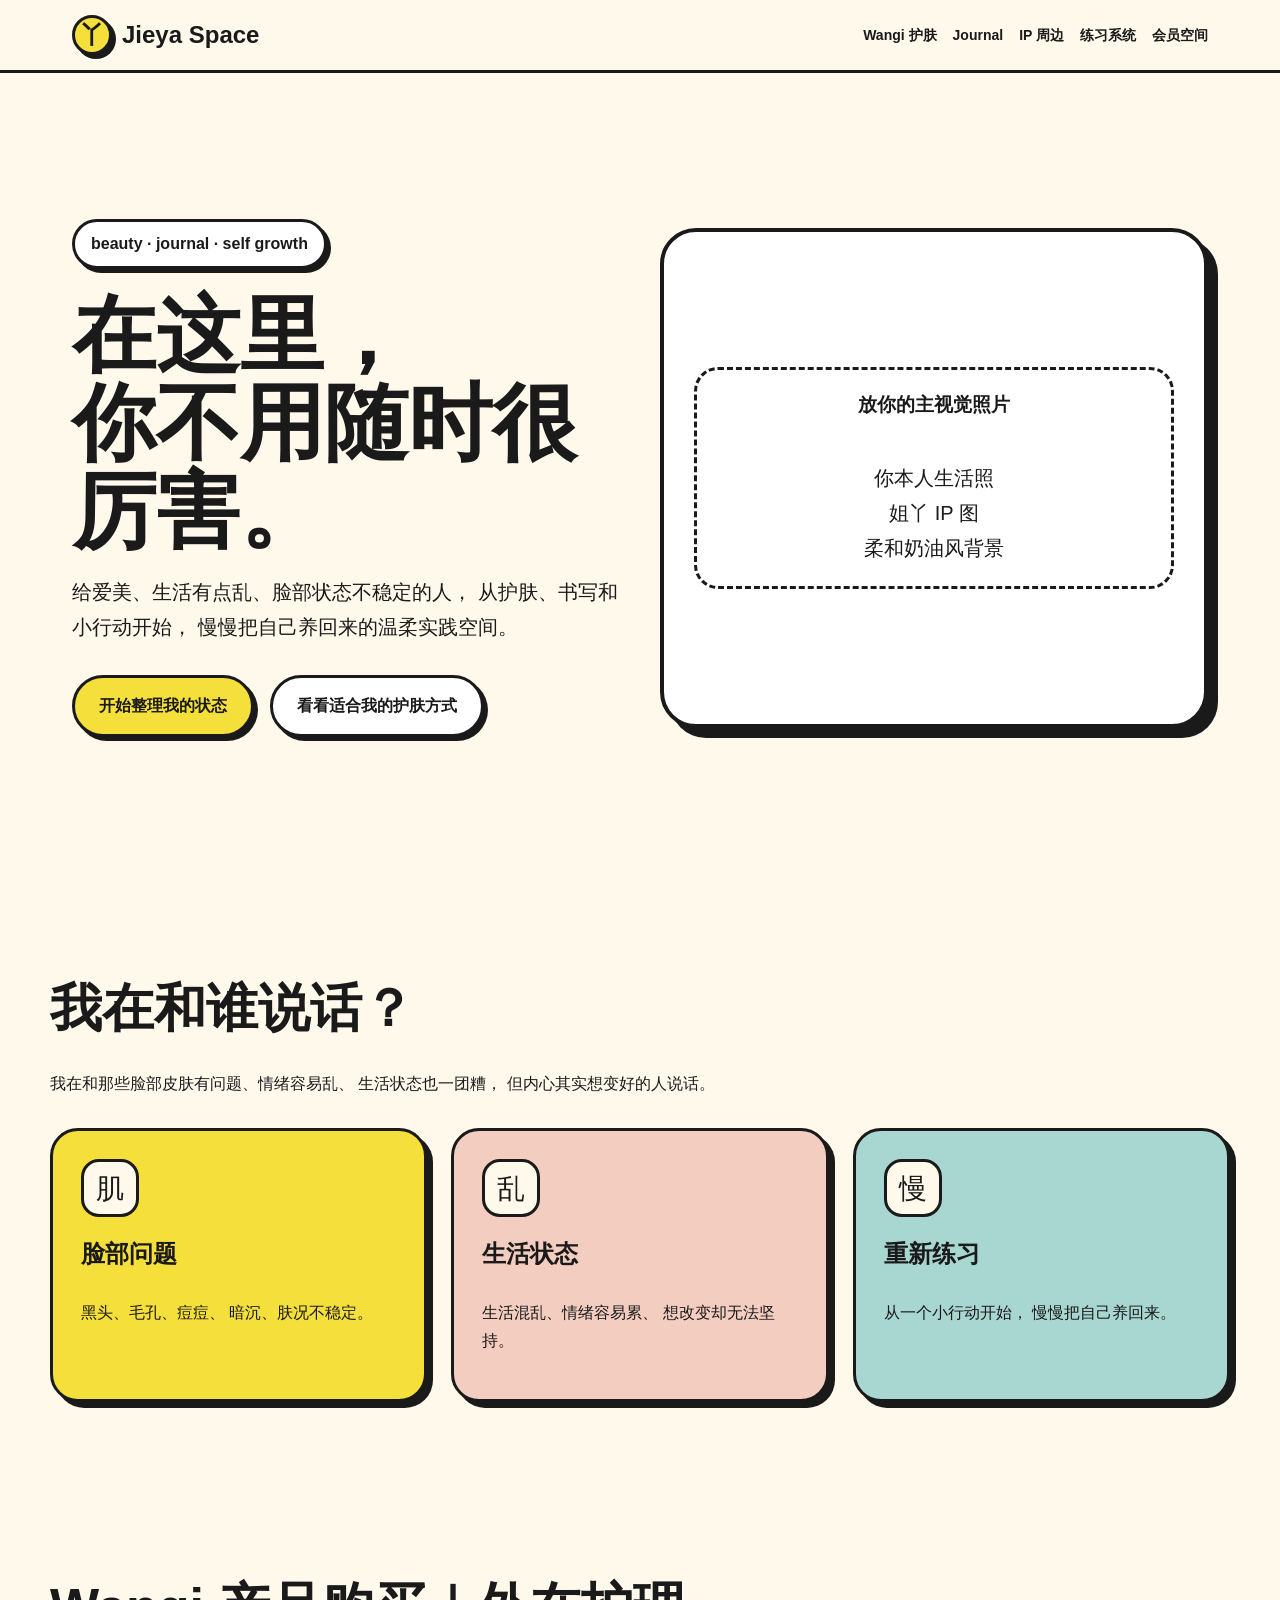
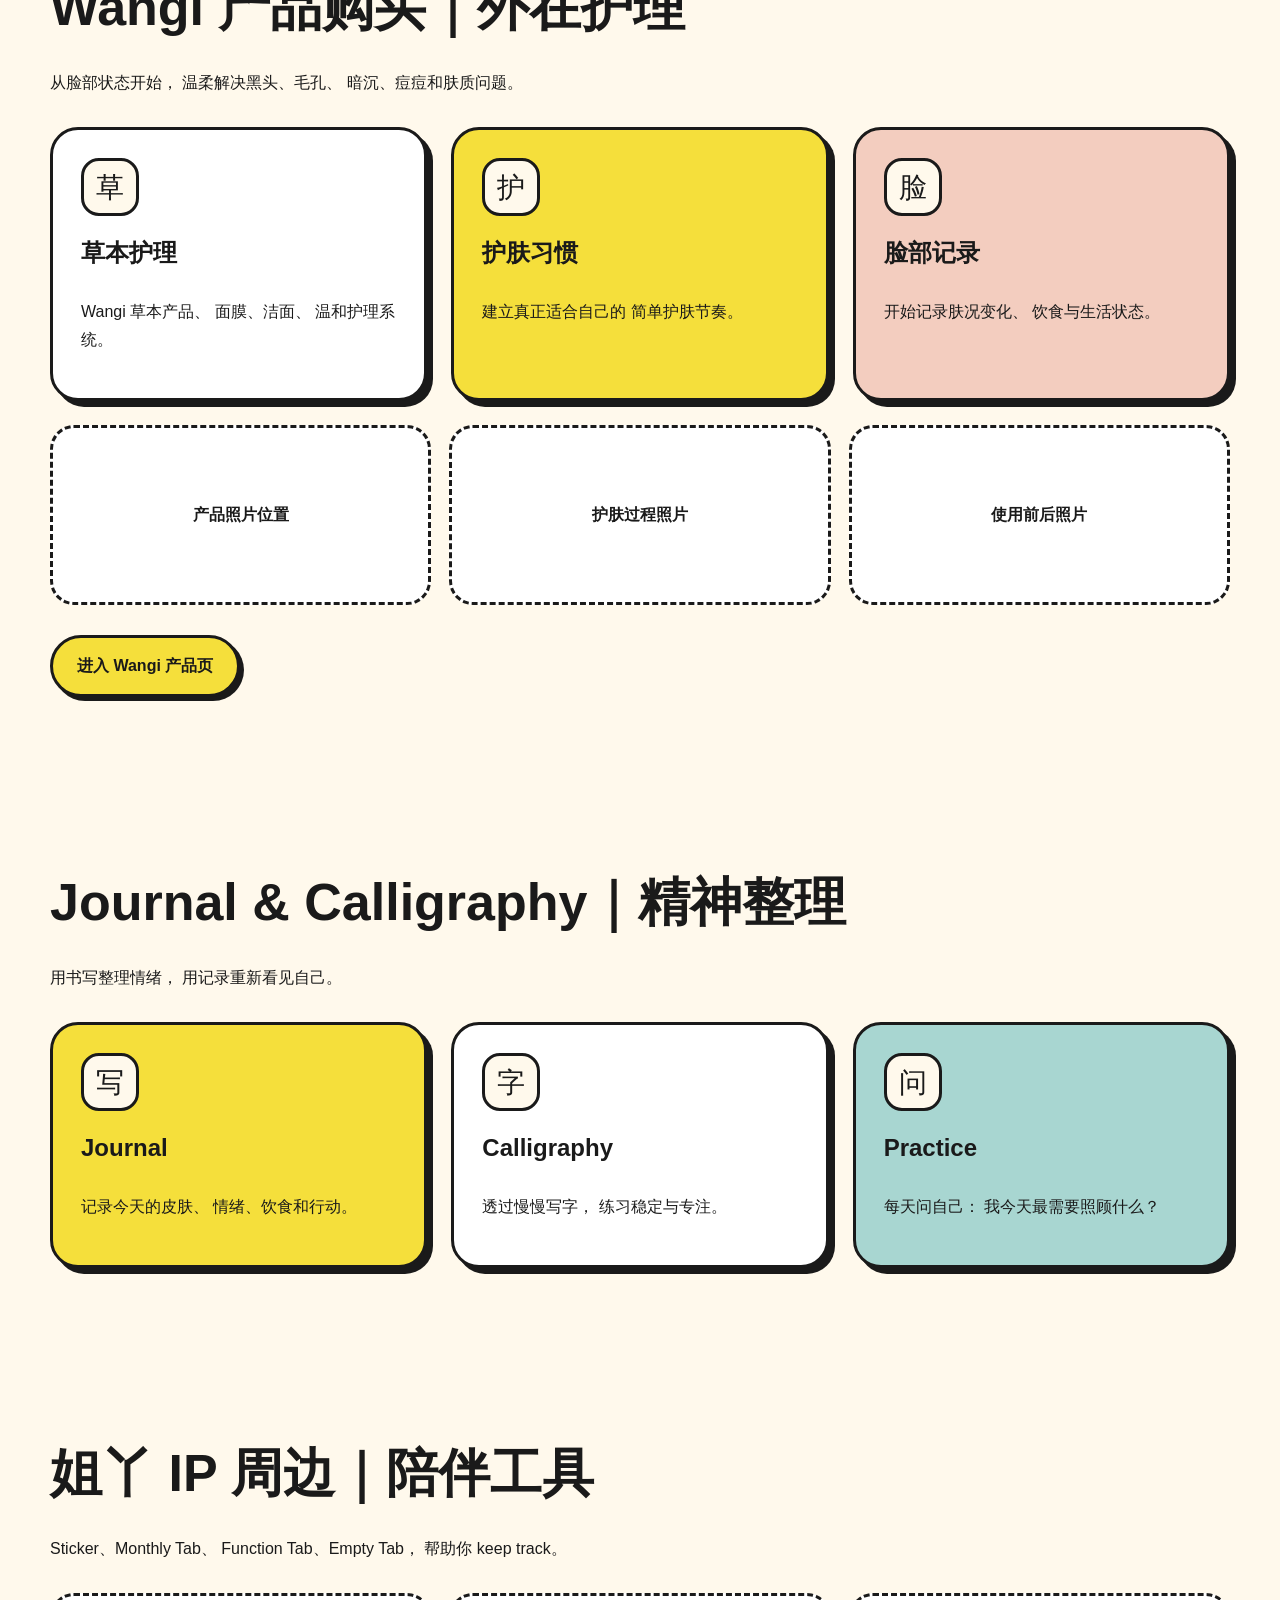
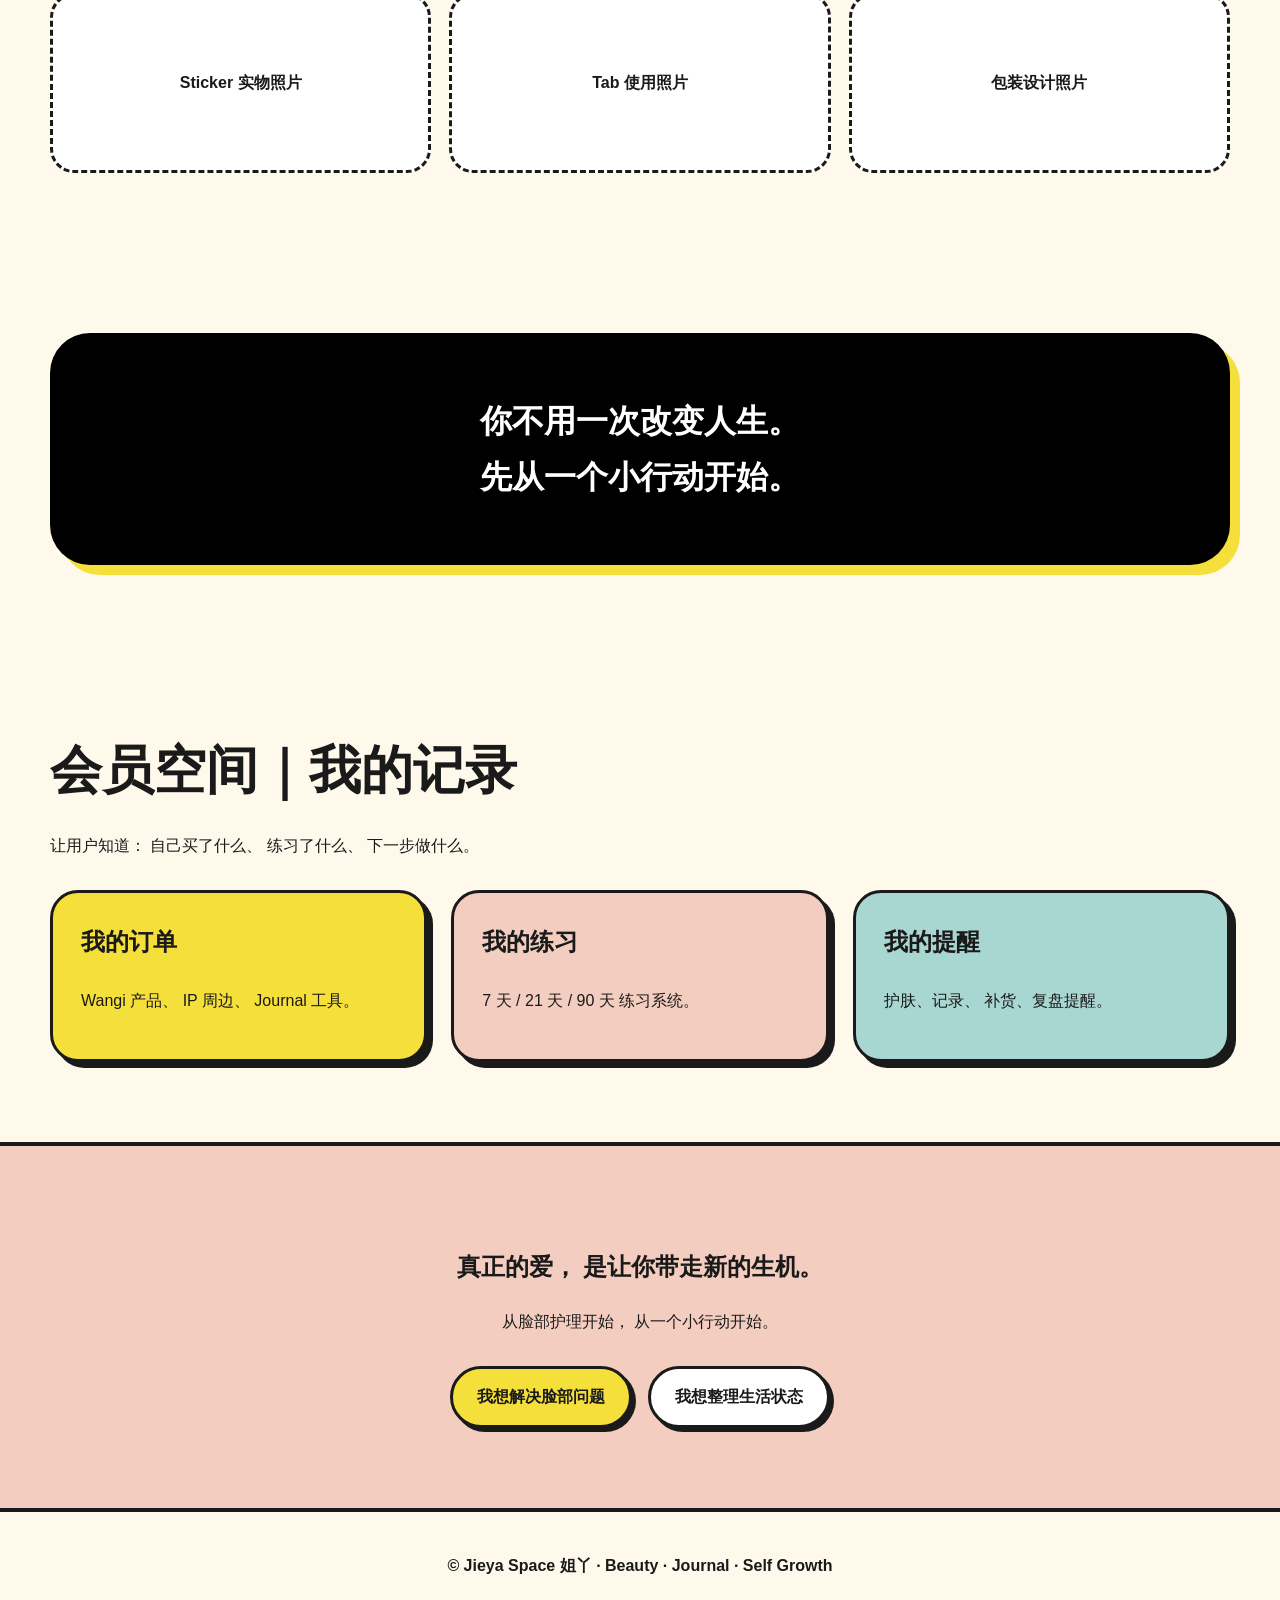
<file: index.html>
<!DOCTYPE html>
<html lang="zh-Hans">
<head>
<meta charset="UTF-8" />
<meta name="viewport" content="width=device-width, initial-scale=1.0" />

<title>姐丫 Jieya Space｜Beauty · Journal · Self Growth</title>

<style>

:root{
  --cream:#FFF9EC;
  --yellow:#F5DF3B;
  --pink:#F3CDBF;
  --black:#1A1A1A;
  --blue:#A8D6D1;
  --white:#FFFFFF;
}

*{
  box-sizing:border-box;
}

html{
  scroll-behavior:smooth;
}

body{
  margin:0;
  font-family:-apple-system,BlinkMacSystemFont,"Segoe UI","Noto Sans SC","PingFang SC",Arial,sans-serif;
  background:var(--cream);
  color:var(--black);
  line-height:1.75;
}

a{
  text-decoration:none;
  color:inherit;
}

/* NAV */

.nav{
  position:sticky;
  top:0;
  z-index:999;
  background:rgba(255,249,236,.92);
  backdrop-filter:blur(10px);
  border-bottom:3px solid var(--black);
}

.nav-inner{
  max-width:1180px;
  margin:auto;
  padding:14px 22px;
  display:flex;
  justify-content:space-between;
  align-items:center;
}

.logo{
  font-size:24px;
  font-weight:900;
  display:flex;
  align-items:center;
  gap:10px;
}

.logo-circle{
  width:40px;
  height:40px;
  border-radius:50%;
  background:var(--yellow);
  border:3px solid var(--black);
  display:flex;
  align-items:center;
  justify-content:center;
  box-shadow:4px 4px 0 var(--black);
}

.menu{
  display:flex;
  gap:16px;
  flex-wrap:wrap;
}

.menu a{
  font-weight:700;
  font-size:14px;
}

.menu a:hover{
  color:#666;
}

/* HERO */

.hero{
  min-height:90vh;
  display:grid;
  grid-template-columns:1fr 1fr;
  gap:40px;
  align-items:center;
  max-width:1180px;
  margin:auto;
  padding:70px 22px;
}

.tag{
  display:inline-block;
  padding:8px 16px;
  background:white;
  border:3px solid var(--black);
  border-radius:999px;
  font-weight:800;
  box-shadow:4px 4px 0 var(--black);
  margin-bottom:22px;
}

.hero h1{
  font-size:clamp(42px,7vw,84px);
  line-height:1.05;
  margin:0 0 20px;
}

.hero p{
  font-size:20px;
  max-width:620px;
}

.button-row{
  display:flex;
  gap:16px;
  flex-wrap:wrap;
  margin-top:30px;
}

.btn{
  display:inline-block;
  padding:14px 24px;
  border-radius:999px;
  border:3px solid var(--black);
  font-weight:900;
  background:var(--yellow);
  box-shadow:4px 4px 0 var(--black);
  transition:.15s;
}

.btn:hover{
  transform:translate(2px,2px);
  box-shadow:2px 2px 0 var(--black);
}

.btn.secondary{
  background:white;
}

.hero-photo{
  min-height:500px;
  background:white;
  border:4px solid var(--black);
  border-radius:36px;
  box-shadow:10px 10px 0 var(--black);
  display:flex;
  align-items:center;
  justify-content:center;
  text-align:center;
  padding:30px;
}

.hero-photo-inner{
  border:3px dashed var(--black);
  border-radius:24px;
  width:100%;
  height:100%;
  display:flex;
  align-items:center;
  justify-content:center;
  flex-direction:column;
}

/* SECTIONS */

section{
  padding:80px 22px;
}

.container{
  max-width:1180px;
  margin:auto;
}

.section-title{
  margin-bottom:30px;
}

.section-title h2{
  font-size:clamp(34px,5vw,52px);
  margin:0 0 10px;
}

.section-title p{
  max-width:700px;
}

/* GRID */

.grid-3{
  display:grid;
  grid-template-columns:repeat(3,1fr);
  gap:24px;
}

.card{
  background:white;
  border:3px solid var(--black);
  border-radius:28px;
  padding:28px;
  box-shadow:6px 6px 0 var(--black);
}

.card.yellow{
  background:var(--yellow);
}

.card.pink{
  background:var(--pink);
}

.card.blue{
  background:var(--blue);
}

.card h3{
  margin-top:0;
  font-size:24px;
}

.icon{
  width:58px;
  height:58px;
  border-radius:18px;
  border:3px solid var(--black);
  display:flex;
  align-items:center;
  justify-content:center;
  margin-bottom:16px;
  font-size:28px;
  background:var(--cream);
}

/* GALLERY */

.gallery{
  display:grid;
  grid-template-columns:repeat(3,1fr);
  gap:18px;
  margin-top:24px;
}

.photo{
  min-height:180px;
  background:white;
  border:3px dashed var(--black);
  border-radius:24px;
  display:flex;
  align-items:center;
  justify-content:center;
  text-align:center;
  font-weight:800;
  padding:16px;
}

/* QUOTE */

.quote{
  background:black;
  color:white;
  padding:60px 30px;
  border-radius:40px;
  text-align:center;
  font-size:32px;
  font-weight:900;
  box-shadow:10px 10px 0 var(--yellow);
}

/* CTA */

.cta{
  text-align:center;
  background:var(--pink);
  border-top:4px solid var(--black);
  border-bottom:4px solid var(--black);
}

/* FOOTER */

footer{
  padding:40px 22px;
  text-align:center;
  font-weight:700;
}

/* MOBILE */

@media(max-width:860px){

.hero{
  grid-template-columns:1fr;
}

.grid-3{
  grid-template-columns:1fr;
}

.gallery{
  grid-template-columns:1fr;
}

.menu{
  display:none;
}

}

</style>
</head>

<body>

<!-- NAV -->

<nav class="nav">

  <div class="nav-inner">

    <a href="index.html" class="logo">
      <span class="logo-circle">丫</span>
      Jieya Space
    </a>

    <div class="menu">
      <a href="wangi.html">Wangi 护肤</a>
      <a href="#">Journal</a>
      <a href="#">IP 周边</a>
      <a href="#">练习系统</a>
      <a href="#">会员空间</a>
    </div>

  </div>

</nav>

<!-- HERO -->

<section class="hero">

  <div>

    <span class="tag">
      beauty · journal · self growth
    </span>

    <h1>
      在这里，<br>
      你不用随时很厉害。
    </h1>

    <p>
      给爱美、生活有点乱、脸部状态不稳定的人，
      从护肤、书写和小行动开始，
      慢慢把自己养回来的温柔实践空间。
    </p>

    <div class="button-row">

      <a href="#practice" class="btn">
        开始整理我的状态
      </a>

      <a href="wangi.html" class="btn secondary">
        看看适合我的护肤方式
      </a>

    </div>

  </div>

  <div class="hero-photo">

    <div class="hero-photo-inner">

      <h3>放你的主视觉照片</h3>

      <p>
        你本人生活照<br>
        姐丫 IP 图<br>
        柔和奶油风背景
      </p>

    </div>

  </div>

</section>

<!-- WHO -->

<section>

<div class="container">

<div class="section-title">

<h2>
我在和谁说话？
</h2>

<p>
我在和那些脸部皮肤有问题、情绪容易乱、
生活状态也一团糟，
但内心其实想变好的人说话。
</p>

</div>

<div class="grid-3">

<div class="card yellow">
<div class="icon">肌</div>
<h3>脸部问题</h3>
<p>
黑头、毛孔、痘痘、
暗沉、肤况不稳定。
</p>
</div>

<div class="card pink">
<div class="icon">乱</div>
<h3>生活状态</h3>
<p>
生活混乱、情绪容易累、
想改变却无法坚持。
</p>
</div>

<div class="card blue">
<div class="icon">慢</div>
<h3>重新练习</h3>
<p>
从一个小行动开始，
慢慢把自己养回来。
</p>
</div>

</div>

</div>

</section>

<!-- WANGI -->

<section>

<div class="container">

<div class="section-title">

<h2>
Wangi 产品购买｜外在护理
</h2>

<p>
从脸部状态开始，
温柔解决黑头、毛孔、
暗沉、痘痘和肤质问题。
</p>

</div>

<div class="grid-3">

<div class="card">
<div class="icon">草</div>
<h3>草本护理</h3>
<p>
Wangi 草本产品、
面膜、洁面、
温和护理系统。
</p>
</div>

<div class="card yellow">
<div class="icon">护</div>
<h3>护肤习惯</h3>
<p>
建立真正适合自己的
简单护肤节奏。
</p>
</div>

<div class="card pink">
<div class="icon">脸</div>
<h3>脸部记录</h3>
<p>
开始记录肤况变化、
饮食与生活状态。
</p>
</div>

</div>

<div class="gallery">

<div class="photo">
产品照片位置
</div>

<div class="photo">
护肤过程照片
</div>

<div class="photo">
使用前后照片
</div>

</div>

<div class="button-row">

<a href="wangi.html" class="btn">
进入 Wangi 产品页
</a>

</div>

</div>

</section>

<!-- JOURNAL -->

<section>

<div class="container">

<div class="section-title">

<h2>
Journal & Calligraphy｜精神整理
</h2>

<p>
用书写整理情绪，
用记录重新看见自己。
</p>

</div>

<div class="grid-3">

<div class="card yellow">
<div class="icon">写</div>
<h3>Journal</h3>
<p>
记录今天的皮肤、
情绪、饮食和行动。
</p>
</div>

<div class="card">
<div class="icon">字</div>
<h3>Calligraphy</h3>
<p>
透过慢慢写字，
练习稳定与专注。
</p>
</div>

<div class="card blue">
<div class="icon">问</div>
<h3>Practice</h3>
<p>
每天问自己：
我今天最需要照顾什么？
</p>
</div>

</div>

</div>

</section>

<!-- IP -->

<section>

<div class="container">

<div class="section-title">

<h2>
姐丫 IP 周边｜陪伴工具
</h2>

<p>
Sticker、Monthly Tab、
Function Tab、Empty Tab，
帮助你 keep track。
</p>

</div>

<div class="gallery">

<div class="photo">
Sticker 实物照片
</div>

<div class="photo">
Tab 使用照片
</div>

<div class="photo">
包装设计照片
</div>

</div>

</div>

</section>

<!-- PRACTICE -->

<section id="practice">

<div class="container">

<div class="quote">

你不用一次改变人生。<br>
先从一个小行动开始。

</div>

</div>

</section>

<!-- MEMBER -->

<section>

<div class="container">

<div class="section-title">

<h2>
会员空间｜我的记录
</h2>

<p>
让用户知道：
自己买了什么、
练习了什么、
下一步做什么。
</p>

</div>

<div class="grid-3">

<div class="card yellow">
<h3>我的订单</h3>
<p>
Wangi 产品、
IP 周边、
Journal 工具。
</p>
</div>

<div class="card pink">
<h3>我的练习</h3>
<p>
7 天 / 21 天 / 90 天
练习系统。
</p>
</div>

<div class="card blue">
<h3>我的提醒</h3>
<p>
护肤、记录、
补货、复盘提醒。
</p>
</div>

</div>

</div>

</section>

<!-- CTA -->

<section class="cta">

<div class="container">

<h2>
真正的爱，
是让你带走新的生机。
</h2>

<p>
从脸部护理开始，
从一个小行动开始。
</p>

<div class="button-row" style="justify-content:center;">

<a href="wangi.html" class="btn">
我想解决脸部问题
</a>

<a href="#practice" class="btn secondary">
我想整理生活状态
</a>

</div>

</div>

</section>

<footer>

© Jieya Space 姐丫 · Beauty · Journal · Self Growth

</footer>

</body>
</html>
</file>
